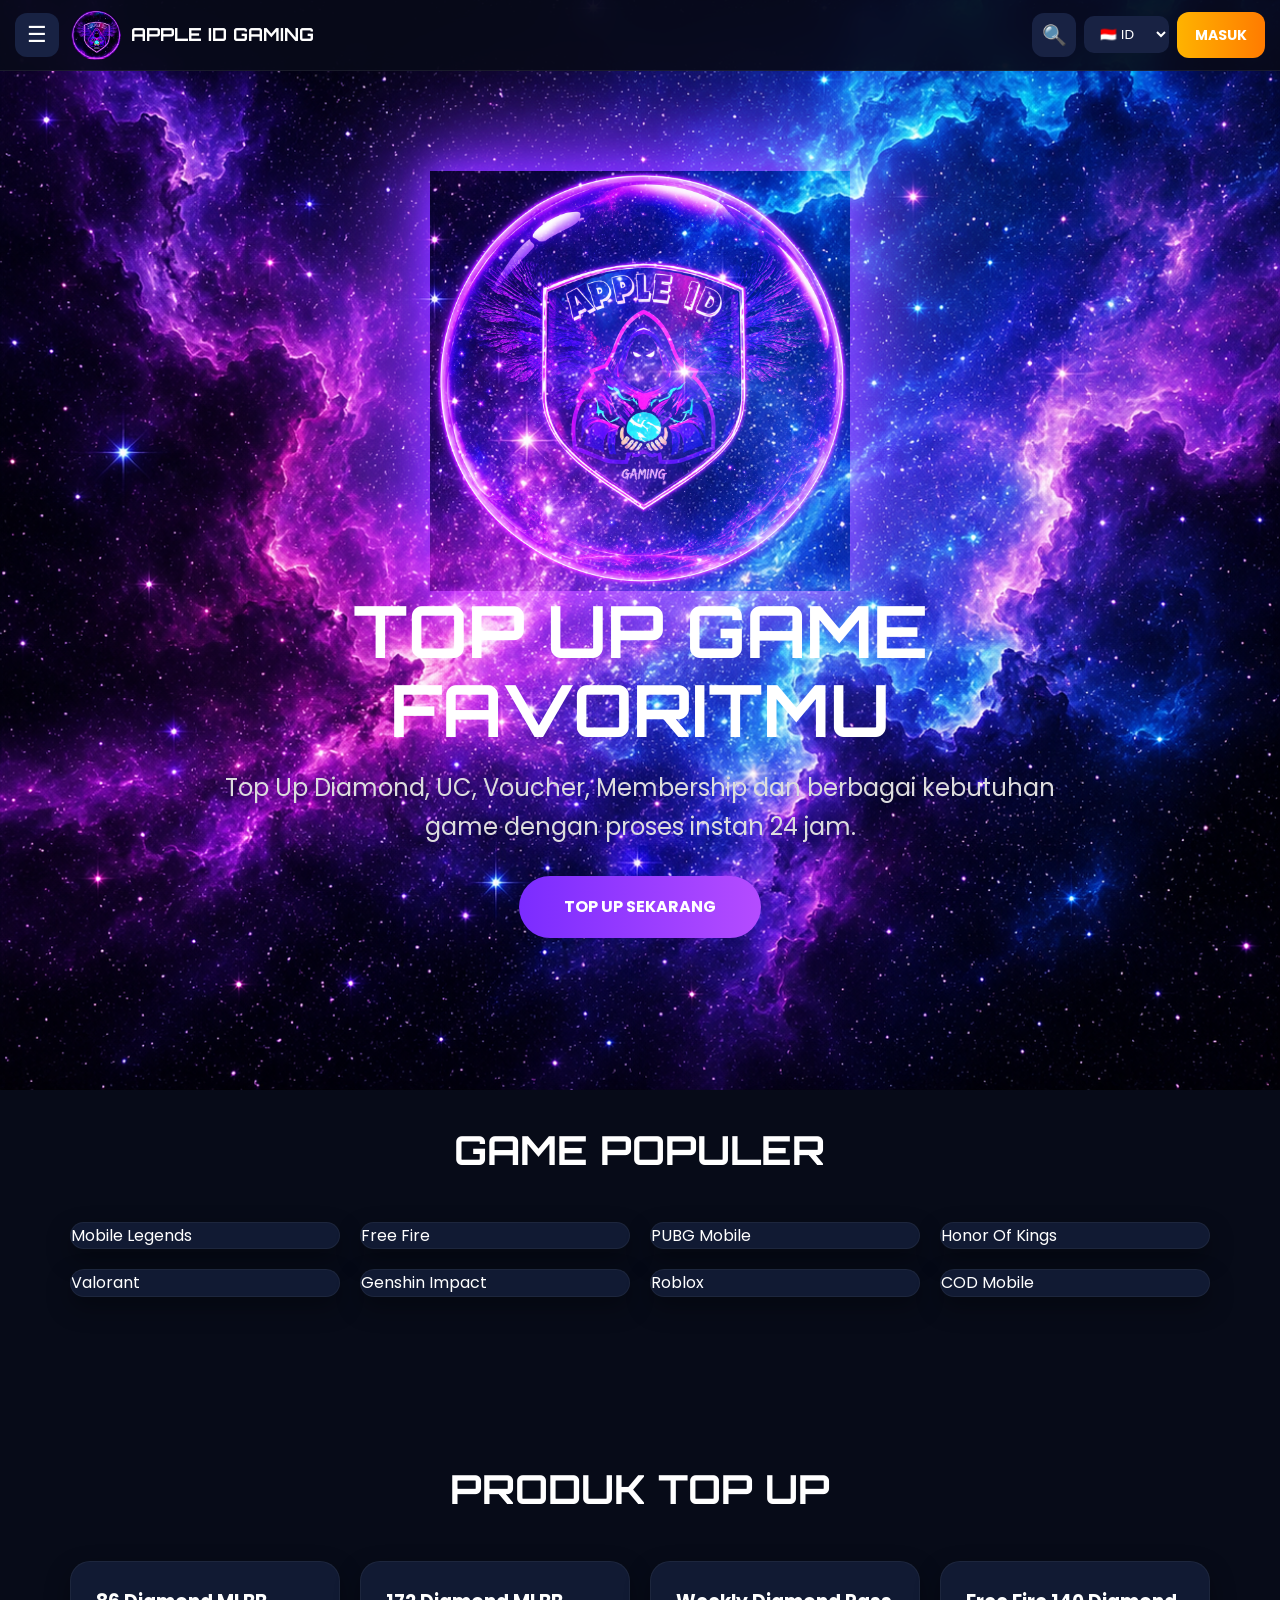
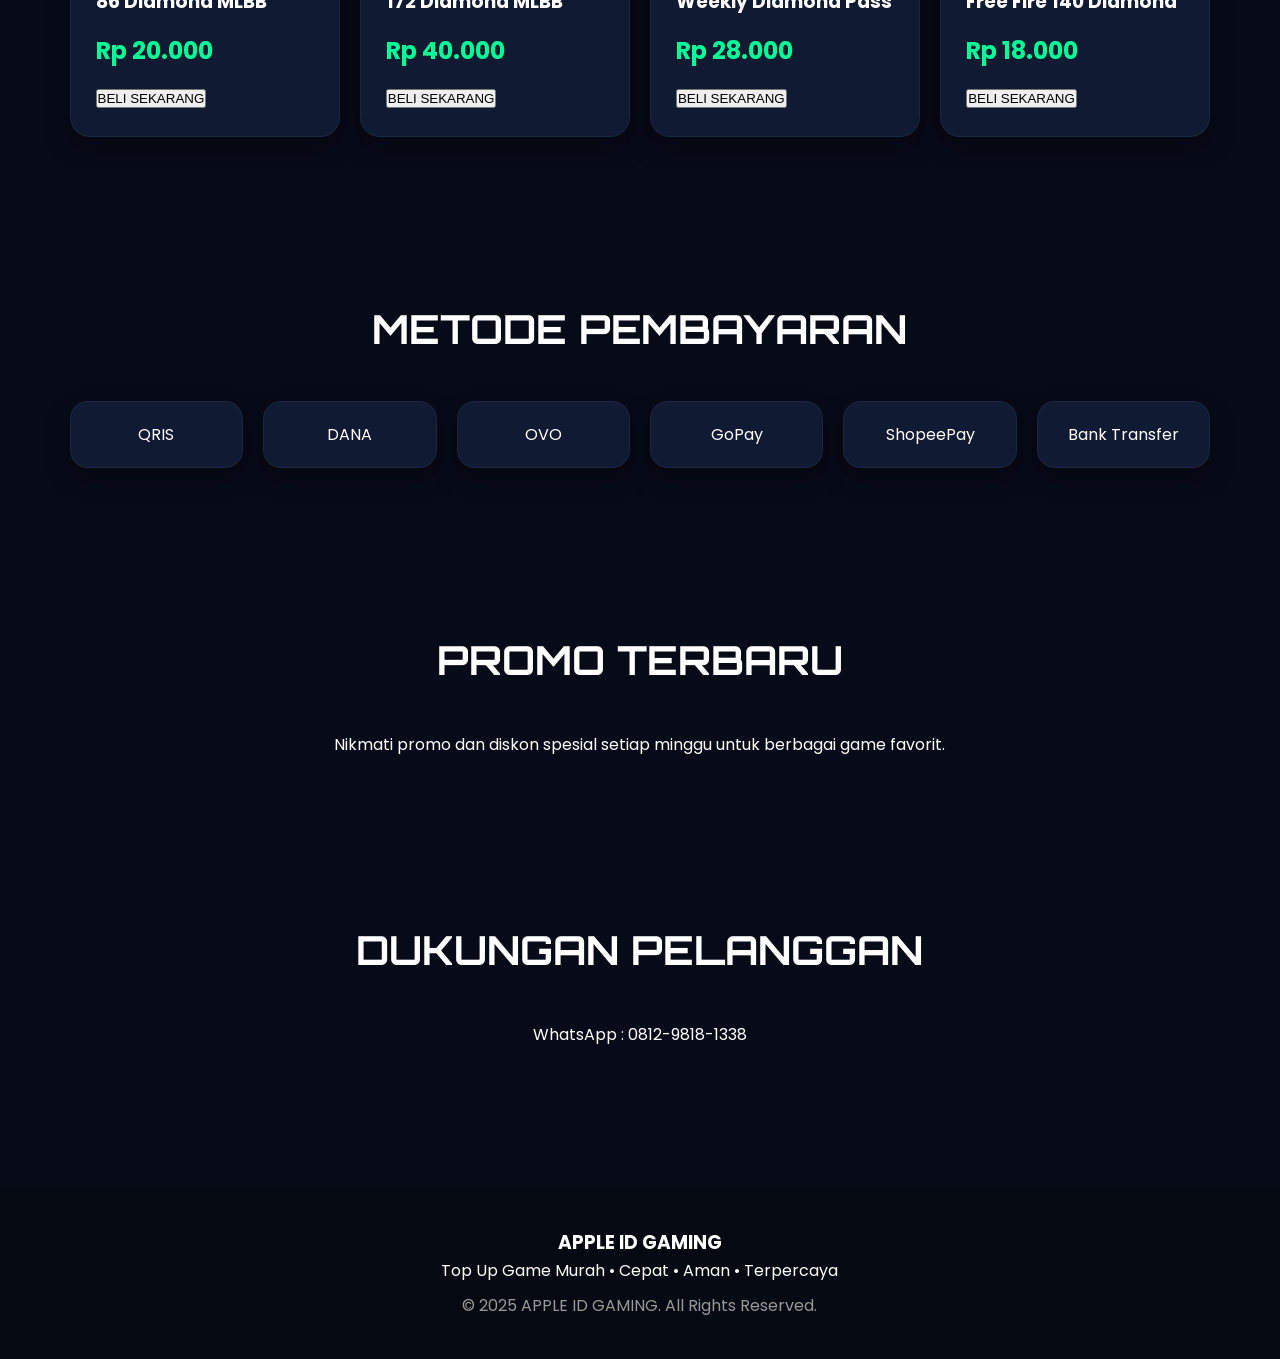
<file: index.html>
<!DOCTYPE html>
<html lang="id">
<head>

<meta charset="UTF-8">
<meta name="viewport" content="width=device-width, initial-scale=1.0">

<title>APPLE ID GAMING | Top Up Game Murah & Cepat</title>

<meta name="description" content="Top Up Game Murah, Cepat, Aman dan Terpercaya. Mobile Legends, Free Fire, PUBG Mobile, Valorant, Roblox dan lainnya.">

<link rel="preconnect" href="https://fonts.googleapis.com">
<link rel="preconnect" href="https://fonts.gstatic.com" crossorigin>

<link href="https://fonts.googleapis.com/css2?family=Orbitron:wght@500;700;900&family=Poppins:wght@300;400;500;600;700&display=swap" rel="stylesheet">

<link rel="stylesheet" href="style.css">

</head>

<body>

<!-- OVERLAY -->
<div id="overlay" class="overlay"></div>

<!-- SIDEBAR -->
<div class="sidebar" id="sidebar">

<div class="sidebar-header">

<img src="assets/images/logo.png" alt="Logo">

<button id="closeMenu">
✕
</button>

</div>

<a href="#games">🎮 Game</a>
<a href="#produk">🛒 Produk</a>
<a href="#payment">💳 Pembayaran</a>
<a href="promo.html">🎁 Promo</a>
<a href="keanggotaan.html">⭐ Keanggotaan</a>
<a href="faq.html">❓ FAQ</a>
<a href="dukungan.html">🎧 Dukungan Pelanggan</a>
<a href="kemitraan.html">🤝 Program Kemitraan</a>
<a href="reseller.html">💼 Program Reseller</a>

</div>

<!-- HEADER -->
<header>

<div class="navbar">

<div class="left-nav">

<button id="menuToggle" class="hamburger">
☰
</button>

<div class="logo">

<img src="assets/images/logo.png" alt="Logo">

<h1> APPLE ID GAMING </h1>
  
</div>

</div>

<div class="right-nav">

<button id="openSearch" class="search-btn">
🔍
</button>

<select class="country-select">
<option>🇮🇩 ID</option>
<option>🇺🇸 EN</option>
<option>🇲🇾 MY</option>
</select>

<a href="login.html" class="login-btn">
MASUK
</a>

</div>

</div>

</header>

<!-- HERO -->
<section class="hero">

<div class="hero-content">

<img
src="assets/images/logo-bubble.png"
alt="APPLE ID GAMING"
class="bubble-logo">

<h2>
TOP UP GAME<br>
FAVORITMU
</h2>

<p>
Top Up Diamond, UC, Voucher, Membership dan berbagai kebutuhan game dengan proses instan 24 jam.
</p>

<a href="#produk" class="btn">
TOP UP SEKARANG
</a>

</div>

</section>

<!-- GAME -->
<section class="section" id="games">

<div class="container">

<h2 class="section-title">
GAME POPULER
</h2>

<div class="game-grid">

<div class="game-card">Mobile Legends</div>
<div class="game-card">Free Fire</div>
<div class="game-card">PUBG Mobile</div>
<div class="game-card">Honor Of Kings</div>
<div class="game-card">Valorant</div>
<div class="game-card">Genshin Impact</div>
<div class="game-card">Roblox</div>
<div class="game-card">COD Mobile</div>

</div>

</div>

</section>

<!-- PRODUK -->
<section class="section" id="produk">

<div class="container">

<h2 class="section-title">
PRODUK TOP UP
</h2>

<div class="product-grid">

<div class="product">
<h3>86 Diamond MLBB</h3>
<div class="price">Rp 20.000</div>
<button>BELI SEKARANG</button>
</div>

<div class="product">
<h3>172 Diamond MLBB</h3>
<div class="price">Rp 40.000</div>
<button>BELI SEKARANG</button>
</div>

<div class="product">
<h3>Weekly Diamond Pass</h3>
<div class="price">Rp 28.000</div>
<button>BELI SEKARANG</button>
</div>

<div class="product">
<h3>Free Fire 140 Diamond</h3>
<div class="price">Rp 18.000</div>
<button>BELI SEKARANG</button>
</div>

</div>

</div>

</section>

<!-- PAYMENT -->
<section class="section" id="payment">

<div class="container">

<h2 class="section-title">
METODE PEMBAYARAN
</h2>

<div class="payment-grid">

<div class="payment">QRIS</div>
<div class="payment">DANA</div>
<div class="payment">OVO</div>
<div class="payment">GoPay</div>
<div class="payment">ShopeePay</div>
<div class="payment">Bank Transfer</div>

</div>

</div>

</section>

<!-- PROMO -->
<section class="section">

<div class="container">

<h2 class="section-title">
PROMO TERBARU
</h2>

<p style="text-align:center;">
Nikmati promo dan diskon spesial setiap minggu untuk berbagai game favorit.
</p>

</div>

</section>

<!-- SUPPORT -->
<section class="section">

<div class="container">

<h2 class="section-title">
DUKUNGAN PELANGGAN
</h2>

<p style="text-align:center;">
WhatsApp : 0812-9818-1338
</p>

</div>

</section>

<!-- SEARCH MODAL -->
<div class="search-modal" id="searchModal">

<div class="search-box">

<input
type="text"
placeholder="Cari game favoritmu...">

<button id="closeSearch">
Tutup
</button>

</div>

</div>

<!-- FOOTER -->
<footer>

<div class="container">

<h3>APPLE ID GAMING</h3>

<p>
Top Up Game Murah • Cepat • Aman • Terpercaya
</p>

<p style="margin-top:10px;color:#999;">
© 2025 APPLE ID GAMING. All Rights Reserved.
</p>

</div>

</footer>

<script>

const sidebar =
document.getElementById("sidebar");

const overlay =
document.getElementById("overlay");

document
.getElementById("menuToggle")
.addEventListener("click",()=>{

sidebar.classList.add("active");
overlay.classList.add("active");

});

document
.getElementById("closeMenu")
.addEventListener("click",closeSidebar);

overlay.addEventListener(
"click",
closeSidebar
);

function closeSidebar(){

sidebar.classList.remove("active");
overlay.classList.remove("active");

}

document
.querySelectorAll(".sidebar a")
.forEach(link=>{

link.addEventListener("click",()=>{
closeSidebar();
});

});

document
.getElementById("openSearch")
.addEventListener("click",()=>{

document
.getElementById("searchModal")
.style.display="flex";

});

document
.getElementById("closeSearch")
.addEventListener("click",()=>{

document
.getElementById("searchModal")
.style.display="none";

});

</script>

</body>
</html>
</file>
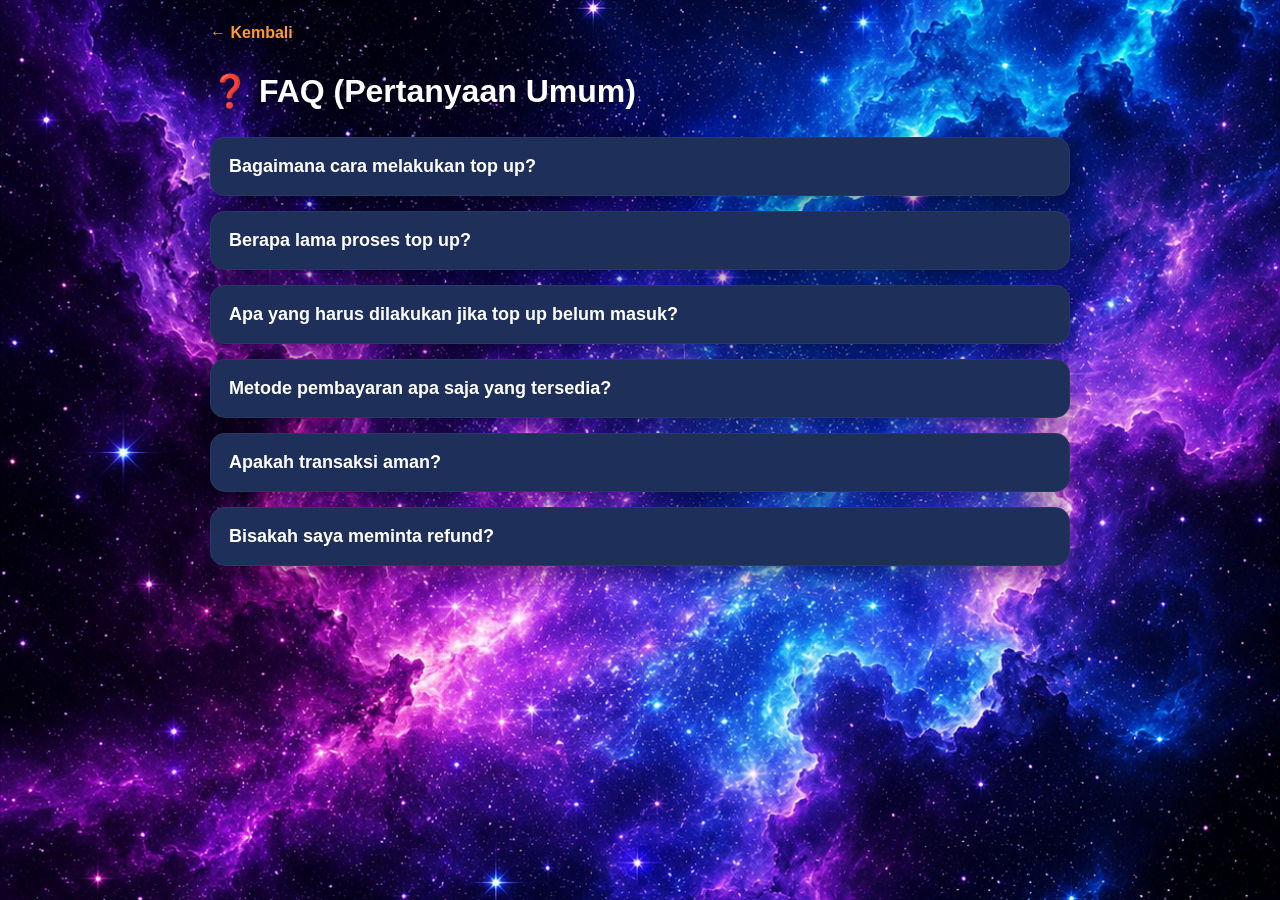
<file: faq.html>
<!DOCTYPE html>
<html lang="id">
<head>
<meta charset="UTF-8">
<meta name="viewport" content="width=device-width, initial-scale=1.0">
<link rel="stylesheet" href="style.css">
<title>FAQ</title>


<style>
.faq-container{
    padding:20px;
    max-width:900px;
    margin:auto;
}

.faq-title{
    font-size:32px;
    font-weight:700;
    margin-bottom:20px;
}

.faq-item{
    background:#1e2f5a;
    border-radius:15px;
    margin-bottom:15px;
    overflow:hidden;
}

.faq-question{
    width:100%;
    background:none;
    border:none;
    color:white;
    text-align:left;
    padding:18px;
    font-size:18px;
    font-weight:600;
    cursor:pointer;
}

.faq-answer{
    display:none;
    padding:0 18px 18px;
    color:#d6dff0;
    line-height:1.6;
}

.faq-item.active .faq-answer{
    display:block;
}

.back-btn{
    display:inline-block;
    margin-bottom:20px;
    color:#ff9b31;
    text-decoration:none;
    font-weight:600;
}
</style>

</head>
<body>

<div class="faq-container">

<a href="index.html" class="back-btn">← Kembali</a>

<h1 class="faq-title">❓ FAQ (Pertanyaan Umum)</h1>

<div class="faq-item">
<button class="faq-question">
Bagaimana cara melakukan top up?
</button>
<div class="faq-answer">
Pilih game yang ingin di-top up, masukkan ID pemain, pilih nominal, lalu lakukan pembayaran sesuai metode yang tersedia.
</div>
</div>

<div class="faq-item">
<button class="faq-question">
Berapa lama proses top up?
</button>
<div class="faq-answer">
Top up biasanya diproses dalam hitungan detik hingga maksimal 5 menit setelah pembayaran berhasil.
</div>
</div>

<div class="faq-item">
<button class="faq-question">
Apa yang harus dilakukan jika top up belum masuk?
</button>
<div class="faq-answer">
Silakan hubungi Dukungan Pelanggan dengan menyertakan ID transaksi dan bukti pembayaran untuk pengecekan lebih lanjut.
</div>
</div>

<div class="faq-item">
<button class="faq-question">
Metode pembayaran apa saja yang tersedia?
</button>
<div class="faq-answer">
Kami mendukung Transfer Bank, QRIS, DANA, OVO, GoPay, ShopeePay, dan berbagai metode pembayaran lainnya.
</div>
</div>

<div class="faq-item">
<button class="faq-question">
Apakah transaksi aman?
</button>
<div class="faq-answer">
Ya, seluruh transaksi menggunakan sistem yang aman dan terenkripsi untuk melindungi data pelanggan.
</div>
</div>

<div class="faq-item">
<button class="faq-question">
Bisakah saya meminta refund?
</button>
<div class="faq-answer">
Refund hanya dapat dilakukan apabila terjadi kesalahan dari sistem. Pastikan ID dan nominal yang dipilih sudah benar sebelum melakukan pembayaran.
</div>
</div>

</div>

<script>
document.querySelectorAll('.faq-question').forEach(button=>{
    button.addEventListener('click',()=>{
        button.parentElement.classList.toggle('active');
    });
});
</script>

</body>
</html>
</file>
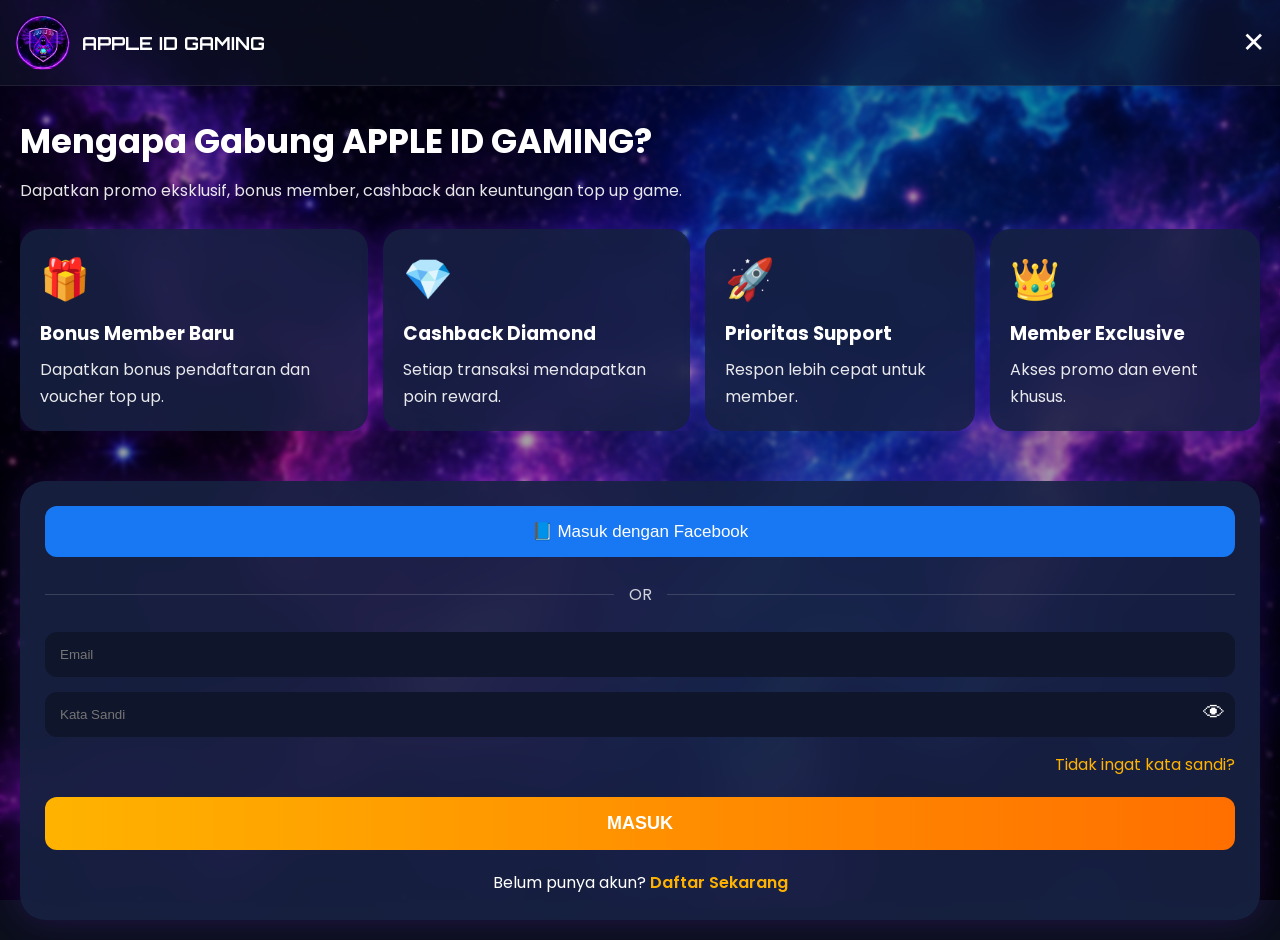
<file: login.html>
<!DOCTYPE html>
<html lang="id">
<head>
<meta charset="UTF-8">
<meta name="viewport" content="width=device-width, initial-scale=1.0">

<title>Login Member | APPLE ID GAMING</title>

<link rel="stylesheet" href="login.css">

<link href="https://fonts.googleapis.com/css2?family=Orbitron:wght@500;700;900&family=Poppins:wght@300;400;500;600;700&display=swap" rel="stylesheet">
</head>

<body>

<div class="bg-overlay"></div>

<header>

<div class="header-content">

<div class="logo-box">

<img src="assets/images/logo.png" alt="Logo">

<div>
<h2>APPLE ID GAMING</h2>
</div>

</div>

<a href="index.html" class="close-btn">
✕
</a>

</div>

</header>

<section class="hero">

<h1>Mengapa Gabung APPLE ID GAMING?</h1>

<p>
Dapatkan promo eksklusif, bonus member,
cashback dan keuntungan top up game.
</p>

<div class="benefit-slider">

<div class="benefit-card">
<div class="icon">🎁</div>
<h3>Bonus Member Baru</h3>
<p>Dapatkan bonus pendaftaran dan voucher top up.</p>
</div>

<div class="benefit-card">
<div class="icon">💎</div>
<h3>Cashback Diamond</h3>
<p>Setiap transaksi mendapatkan poin reward.</p>
</div>

<div class="benefit-card">
<div class="icon">🚀</div>
<h3>Prioritas Support</h3>
<p>Respon lebih cepat untuk member.</p>
</div>

<div class="benefit-card">
<div class="icon">👑</div>
<h3>Member Exclusive</h3>
<p>Akses promo dan event khusus.</p>
</div>

</div>

</section>

<section class="login-section">

<div class="login-card">

<button class="facebook-btn">
📘 Masuk dengan Facebook
</button>

<div class="divider">
<span>OR</span>
</div>

<input
type="email"
placeholder="Email">

<div class="password-box">

<input
type="password"
id="password"
placeholder="Kata Sandi">

<button
type="button"
id="togglePassword">
👁
</button>

</div>

<a href="#" class="forgot">
Tidak ingat kata sandi?
</a>

<button class="login-btn">
MASUK
</button>

<p class="register-text">

Belum punya akun?

<a href="#" id="openRegister">
Daftar Sekarang
</a>

</p>

</div>

</section>

<div class="modal" id="registerModal">

<div class="modal-content">

<button
class="close-modal"
id="closeRegister">
✕
</button>

<h2>
Daftar Member APPLE ID GAMING
</h2>

<input
type="text"
placeholder="Nama Lengkap">

<input
type="email"
placeholder="Email">

<input
type="text"
placeholder="Nomor WhatsApp">

<input
type="password"
placeholder="Password">

<button class="register-btn">
DAFTAR MEMBER
</button>

</div>

</div>

<script src="login.js"></script>

</body>
</html>
</file>
<file: style.css>
/* ==================================================
   APPLE ID GAMING - MAIN STYLE
   Responsive Mobile • Tablet • Desktop
================================================== */

/* ========= ROOT ========= */

:root{
    --bg-main:#070b18;
    --bg-card:#111a33;
    --bg-card-light:#1e2f5a;

    --primary:#7b2cff;
    --primary-light:#b44cff;

    --orange:#ff9b31;
    --accent:#00e5ff;

    --white:#ffffff;
    --text-muted:#c7d0e0;

    --success:#25D366;

    --radius-sm:12px;
    --radius-md:18px;
    --radius-lg:25px;

    --shadow:0 10px 25px rgba(0,0,0,.35);
}

/* ========= RESET ========= */

*{
    margin:0;
    padding:0;
    box-sizing:border-box;
}

html{
    scroll-behavior:smooth;
}

body{
    font-family:'Poppins',sans-serif;
    background:
    url("assets/images/bg-galaxy.png")
    center center/cover fixed no-repeat;
    background-color:var(--bg-main);
    color:var(--white);
    min-height:100vh;
    overflow-x:hidden;
    line-height:1.6;
}

img{
    max-width:100%;
    display:block;
}

a{
    text-decoration:none;
    color:inherit;
}

.container{
    width:min(1400px,92%);
    margin:auto;
}


/* =========================
   HEADER RESPONSIVE
========================= */

header{
position:sticky;
top:0;
z-index:999;
background:rgba(8,10,25,.92);
backdrop-filter:blur(12px);
border-bottom:1px solid rgba(255,255,255,.08);
}

.navbar{
max-width:1400px;
margin:auto;
padding:10px 15px;
display:flex;
align-items:center;
justify-content:space-between;
gap:10px;
}

.left-nav{
display:flex;
align-items:center;
gap:12px;
flex:1;
min-width:0;
}

.logo{
display:flex;
align-items:center;
gap:10px;
min-width:0;
}

.logo img{
width:50px;
height:50px;
border-radius:50%;
object-fit:cover;
flex-shrink:0;
}

.logo h1{
font-family:'Orbitron',sans-serif;
font-size:18px;
font-weight:700;
line-height:1.2;
white-space:nowrap;
overflow:hidden;
text-overflow:ellipsis;
}

.logo h1 span{
display:block;
color:#9c4dff;
}

.right-nav{
display:flex;
align-items:center;
gap:8px;
}

.hamburger{
width:44px;
height:44px;
border:none;
border-radius:12px;
background:#182243;
color:#fff;
font-size:22px;
cursor:pointer;
flex-shrink:0;
}

.search-btn{
width:44px;
height:44px;
border:none;
border-radius:12px;
background:#182243;
color:#fff;
font-size:20px;
cursor:pointer;
flex-shrink:0;
}

.login-btn{
padding:12px 18px;
border-radius:12px;
background:linear-gradient(90deg,#ffb300,#ff7b00);
font-size:14px;
font-weight:700;
white-space:nowrap;
}

.country-select{
padding:10px 12px;
border:none;
border-radius:10px;
background:#182243;
color:#fff;
}

/* =========================
   TABLET
========================= */

@media (max-width:1024px){

.logo img{
width:45px;
height:45px;
}

.logo h1{
font-size:16px;
}

.login-btn{
padding:10px 16px;
font-size:13px;
}

}

/* =========================
   MOBILE
========================= */

@media (max-width:768px){

.navbar{
padding:10px;
}

.logo img{
width:42px;
height:42px;
}

.logo h1{
font-size:14px;
line-height:1.1;
}

.country-select{
display:none;
}

.search-btn{
width:40px;
height:40px;
font-size:18px;
}

.hamburger{
width:40px;
height:40px;
font-size:20px;
}

.login-btn{
padding:10px 14px;
font-size:12px;
}

}

/* =========================
   MOBILE KECIL
========================= */

@media (max-width:480px){

.logo h1{
font-size:12px;
}

.logo img{
width:38px;
height:38px;
}

.login-btn{
padding:8px 12px;
font-size:11px;
}

.search-btn,
.hamburger{
width:38px;
height:38px;
}

}


/* ========= SIDEBAR ========= */

.sidebar{
    position:fixed;
    top:0;
    left:-320px;

    width:300px;
    height:100%;

    background:#08153b;

    z-index:9999;

    padding:25px;
    overflow-y:auto;

    transition:.3s ease;
}

.sidebar.active{
    left:0;
}

.sidebar-header{
    display:flex;
    justify-content:space-between;
    align-items:center;
    margin-bottom:30px;
}

.sidebar-header img{
    width:70px;
    height:70px;
    border-radius:50%;
}

.sidebar-header button{
    border:none;
    background:none;
    color:white;
    font-size:40px;
    cursor:pointer;
}

.sidebar a{
    display:block;
    padding:16px 0;
    border-bottom:1px solid rgba(255,255,255,.08);
}

/* ========= HERO ========= */

.hero{
    min-height:100vh;
    display:flex;
    justify-content:center;
    align-items:center;
    text-align:center;
    padding:100px 20px;
}

.hero-content{
    max-width:1000px;
}

.bubble-logo,
.hero img{
    width:420px;
    margin:auto;

    mix-blend-mode:screen;

    filter:
    drop-shadow(0 0 15px #7b2cff)
    drop-shadow(0 0 35px #7b2cff)
    drop-shadow(0 0 70px #7b2cff);

    animation:floating 8s ease-in-out infinite;
}

@keyframes floating{

0%{
transform:translateY(0);
}

50%{
transform:translateY(-15px);
}

100%{
transform:translateY(0);
}

}

.hero h2{
    font-family:Orbitron,sans-serif;
    font-size:72px;
    line-height:1.1;
    margin-bottom:20px;
}

.hero p{
    font-size:24px;
    color:#ddd;
    max-width:850px;
    margin:auto;
}

.btn{
    display:inline-block;
    margin-top:30px;

    padding:18px 45px;

    border-radius:50px;

    background:linear-gradient(
    90deg,
    var(--primary),
    var(--primary-light)
    );

    font-weight:700;
}

/* ========= SECTION ========= */

.section{
    padding:80px 20px;
}

.section-title{
    text-align:center;
    margin-bottom:40px;

    font-family:Orbitron,sans-serif;
    font-size:40px;
}

/* ========= CARD GLOBAL ========= */

.game-card,
.product,
.payment,
.cart,
.card,
.faq-item{
    background:var(--bg-card);
    border:1px solid rgba(255,255,255,.05);
    box-shadow:var(--shadow);
}

/* ========= GAME ========= */

.games,
.game-grid{
    max-width:1400px;
    margin:auto;

    display:grid;
    grid-template-columns:
    repeat(auto-fit,minmax(220px,1fr));

    gap:20px;
}

.card,
.game-card{
    overflow:hidden;
    border-radius:20px;
    transition:.3s;
}

.card:hover,
.game-card:hover{
    transform:translateY(-5px);
}

.card img{
    width:100%;
    aspect-ratio:16/10;
    object-fit:cover;
}

.info{
    padding:15px;
    text-align:center;
}

.publisher{
    font-size:13px;
    color:var(--text-muted);
}

.game-name{
    margin-top:5px;
    font-size:18px;
    font-weight:600;
}

.topup{
    width:100%;
    margin-top:15px;

    border:2px solid var(--orange);
    background:none;

    color:var(--orange);

    padding:12px;
    border-radius:30px;

    cursor:pointer;
    transition:.3s;
}

.topup:hover{
    background:var(--orange);
    color:white;
}

/* ========= PRODUCT ========= */

.product-grid{
    max-width:1400px;
    margin:auto;

    display:grid;
    grid-template-columns:
    repeat(auto-fit,minmax(250px,1fr));

    gap:20px;
}

.product{
    padding:25px;
    border-radius:20px;
}

.price{
    margin:15px 0;
    color:#00ff95;
    font-size:24px;
    font-weight:700;
}

/* ========= PAYMENT ========= */

.payment-grid{
    max-width:1200px;
    margin:auto;

    display:grid;
    grid-template-columns:
    repeat(auto-fit,minmax(160px,1fr));

    gap:20px;
}

.payment{
    text-align:center;
    padding:20px;
    border-radius:18px;
}

/* ========= CART ========= */

.cart{
    max-width:800px;
    margin:auto;

    padding:25px;
    border-radius:20px;
}

.checkout{
    display:inline-block;
    margin-top:20px;

    padding:14px 25px;

    border-radius:12px;
    background:#00c853;
}

/* ========= SEARCH ========= */

.search-modal{
    display:none;

    position:fixed;
    inset:0;

    background:rgba(0,0,0,.85);

    justify-content:center;
    align-items:center;

    z-index:99999;
}

.search-box{
    width:90%;
    max-width:500px;

    background:var(--bg-card);

    padding:25px;
    border-radius:20px;
}

.search-box input{
    width:100%;

    padding:15px;

    border:none;
    border-radius:12px;
}

.search-box button{
    width:100%;

    margin-top:15px;

    padding:12px;

    border:none;
    border-radius:12px;

    background:var(--primary);
    color:white;
}

/* ========= FAQ ========= */

.faq-container{
    max-width:900px;
    margin:auto;
    padding:20px;
}

.faq-title{
    font-size:32px;
    margin-bottom:25px;
}

.back-btn{
    color:var(--orange);
    font-weight:600;
}

.faq-item{
    margin-bottom:15px;
    border-radius:15px;
    overflow:hidden;
}

.faq-question{
    width:100%;
    border:none;
    background:none;

    color:white;
    text-align:left;

    padding:20px;

    cursor:pointer;
    font-size:18px;
    font-weight:600;
}

.faq-answer{
    display:none;
    padding:0 20px 20px;
    color:var(--text-muted);
}

.faq-item.active .faq-answer{
    display:block;
}

/* ========= FOOTER ========= */

footer{
    margin-top:60px;
    padding:40px 20px;

    text-align:center;

    background:#050912;
}

/* ========= TABLET ========= */

@media(max-width:1024px){

.hero h2{
font-size:52px;
}

.hero p{
font-size:20px;
}

.games{
grid-template-columns:
repeat(3,1fr);
}

}

/* ========= MOBILE ========= */

@media(max-width:768px){

.navbar{
padding:10px;
}

.logo h1{
font-size:16px;
}

.country-select{
display:none;
}

.hero{
padding:80px 15px;
}

.hero h2{
font-size:34px;
}

.hero p{
font-size:16px;
}

.hero img,
.bubble-logo{
width:240px;
}

.games{
grid-template-columns:
repeat(2,1fr);

gap:12px;
}

.card img{
aspect-ratio:1/1;
}

.game-name{
font-size:15px;
}

.login-btn{
padding:10px 16px;
font-size:14px;
}

.section{
padding:50px 15px;
}

.faq-title{
font-size:26px;
}

.faq-question{
font-size:16px;
padding:16px;
}

}

/* ========= SMALL MOBILE ========= */

@media(max-width:480px){

.hero h2{
font-size:28px;
}

.hero p{
font-size:14px;
}

.page-title{
font-size:22px;
}

.games{
grid-template-columns:
repeat(2,1fr);
}

.card{
border-radius:15px;
}

}
.logo h1 span{
color:#9c4dff;
}

.overlay{
position:fixed;
inset:0;
background:rgba(0,0,0,.65);
backdrop-filter:blur(2px);
opacity:0;
visibility:hidden;
transition:.3s;
z-index:9998;
}

.overlay.active{
opacity:1;
visibility:visible;
}
</file>
<file: login.css>
*{
margin:0;
padding:0;
box-sizing:border-box;
}

body{
font-family:Poppins,sans-serif;
background:url("assets/images/bg-galaxy.png")
center center/cover fixed;
background-color:#0b0f1c;
color:#fff;
min-height:100vh;
overflow-x:hidden;
}

.bg-overlay{
position:fixed;
inset:0;
background:rgba(0,0,0,.35);
backdrop-filter:blur(2px);
z-index:-1;
}

header{
padding:15px;
background:rgba(15,20,40,.6);
backdrop-filter:blur(20px);
border-bottom:1px solid rgba(255,255,255,.08);
}

.header-content{
display:flex;
justify-content:space-between;
align-items:center;
}

.logo-box{
display:flex;
align-items:center;
gap:12px;
}

.logo-box img{
width:55px;
height:55px;
border-radius:50%;
}

.logo-box h2{
font-family:Orbitron,sans-serif;
font-size:18px;
}

.close-btn{
font-size:28px;
color:white;
text-decoration:none;
}

.hero{
padding:30px 20px;
}

.hero h1{
font-size:34px;
font-weight:700;
margin-bottom:10px;
}

.hero p{
opacity:.9;
line-height:1.7;
}

.benefit-slider{
display:flex;
gap:15px;
overflow-x:auto;
padding-top:25px;
scrollbar-width:none;
}

.benefit-slider::-webkit-scrollbar{
display:none;
}

.benefit-card{
min-width:270px;
background:rgba(24,34,67,.85);
backdrop-filter:blur(15px);
padding:20px;
border-radius:20px;
box-shadow:0 0 20px rgba(123,44,255,.3);
}

.icon{
font-size:40px;
margin-bottom:10px;
}

.benefit-card h3{
margin-bottom:8px;
}

.login-section{
padding:20px;
}

.login-card{
background:rgba(24,34,67,.9);
backdrop-filter:blur(20px);
border-radius:25px;
padding:25px;
box-shadow:0 0 35px rgba(123,44,255,.2);
}

.facebook-btn{
width:100%;
border:none;
background:#1877f2;
color:white;
padding:15px;
border-radius:12px;
font-size:17px;
cursor:pointer;
}

.divider{
display:flex;
align-items:center;
margin:25px 0;
}

.divider::before,
.divider::after{
content:"";
flex:1;
height:1px;
background:rgba(255,255,255,.15);
}

.divider span{
padding:0 15px;
opacity:.8;
}

input{
width:100%;
padding:15px;
border:none;
outline:none;
border-radius:12px;
background:#0f152b;
color:white;
margin-bottom:15px;
}

.password-box{
position:relative;
}

.password-box button{
position:absolute;
right:10px;
top:8px;
border:none;
background:none;
font-size:22px;
color:white;
cursor:pointer;
}

.forgot{
display:block;
text-align:right;
color:#ffb300;
text-decoration:none;
margin-bottom:20px;
}

.login-btn{
width:100%;
padding:16px;
border:none;
border-radius:12px;
font-weight:700;
font-size:18px;
cursor:pointer;
background:linear-gradient(
90deg,
#ffb300,
#ff6f00
);
color:white;
transition:.3s;
}

.login-btn:hover{
transform:scale(1.02);
}

.register-text{
text-align:center;
margin-top:20px;
}

.register-text a{
color:#ffb300;
text-decoration:none;
font-weight:600;
}

.modal{
display:none;
position:fixed;
inset:0;
background:rgba(0,0,0,.8);
justify-content:center;
align-items:center;
padding:20px;
z-index:9999;
}

.modal-content{
position:relative;
background:#182243;
padding:25px;
width:100%;
max-width:450px;
border-radius:25px;
box-shadow:0 0 40px rgba(123,44,255,.5);
animation:fadeIn .3s ease;
}

.modal-content h2{
margin-bottom:20px;
}

.close-modal{
position:absolute;
right:15px;
top:15px;
background:none;
border:none;
color:white;
font-size:24px;
cursor:pointer;
}

.register-btn{
width:100%;
border:none;
padding:15px;
border-radius:12px;
font-weight:700;
background:#7b2cff;
color:white;
cursor:pointer;
}

@keyframes fadeIn{
from{
opacity:0;
transform:translateY(20px);
}
to{
opacity:1;
transform:translateY(0);
}
}
</file>
